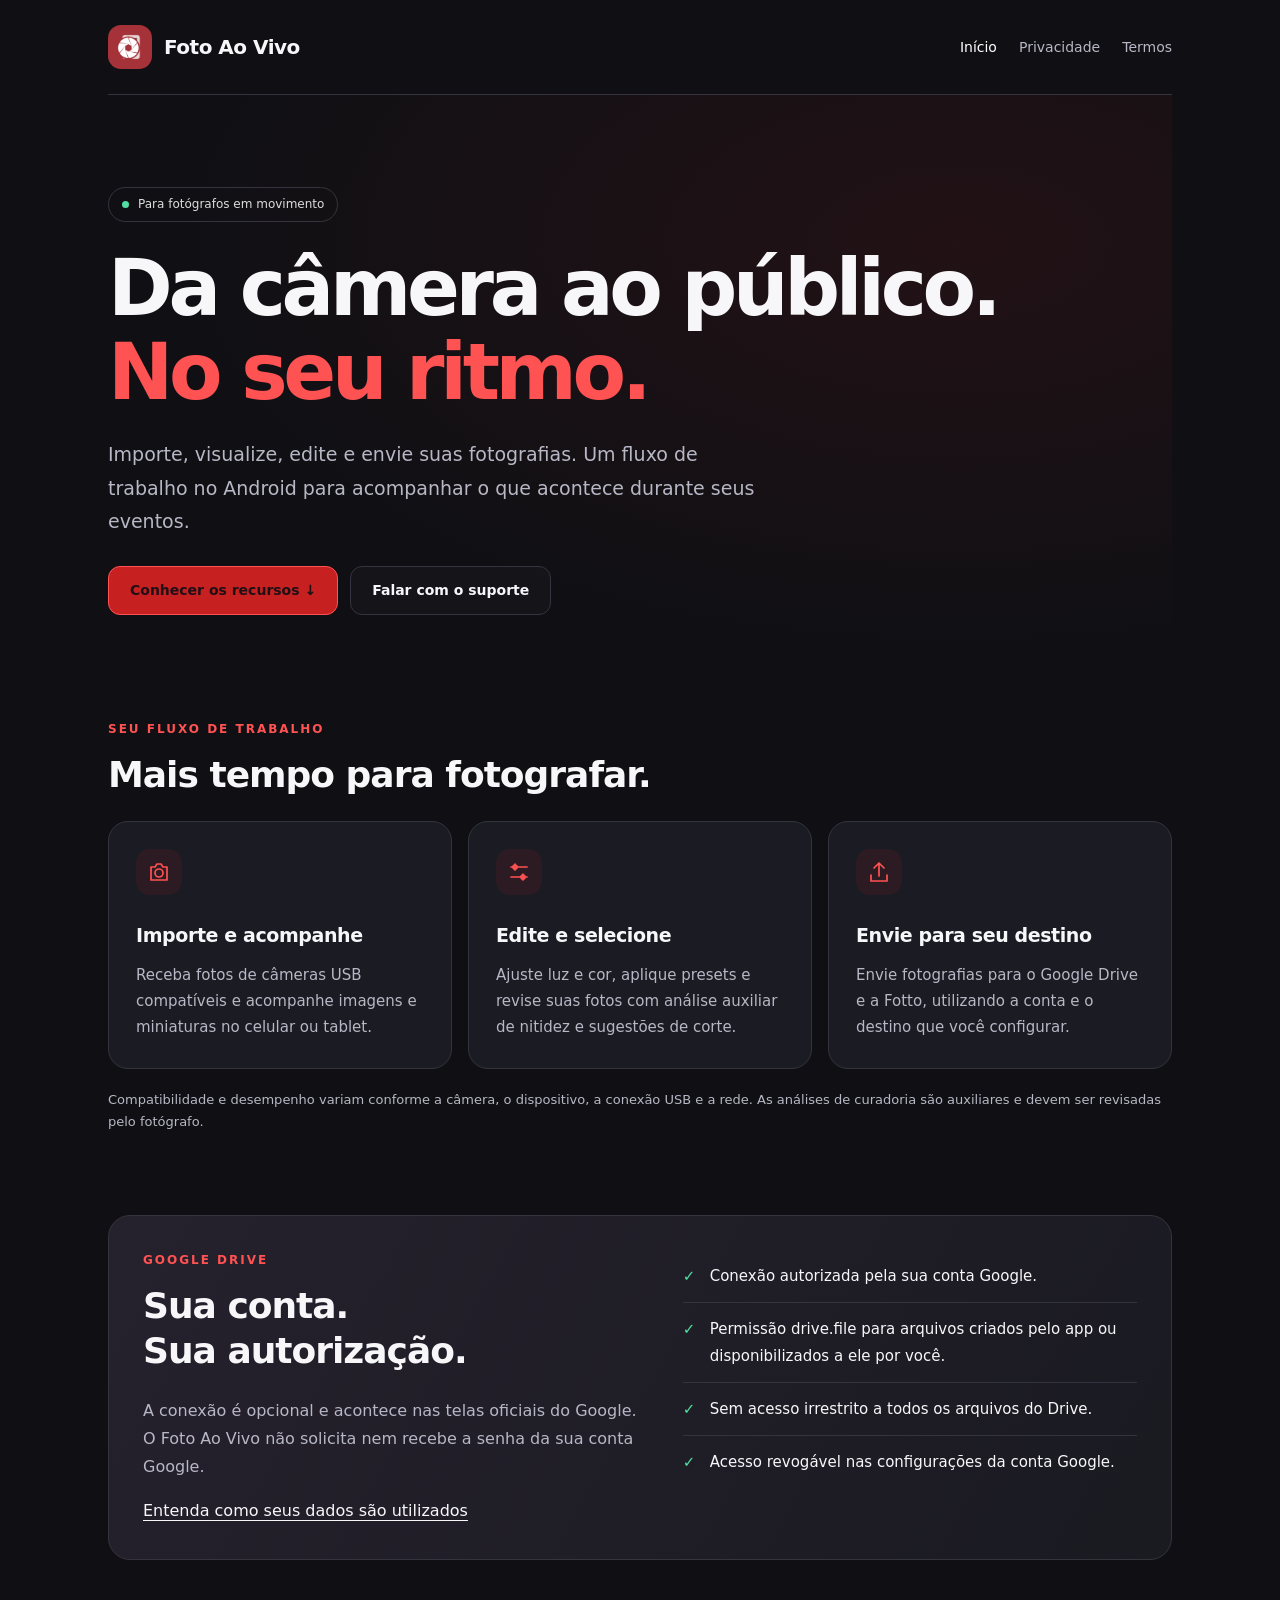
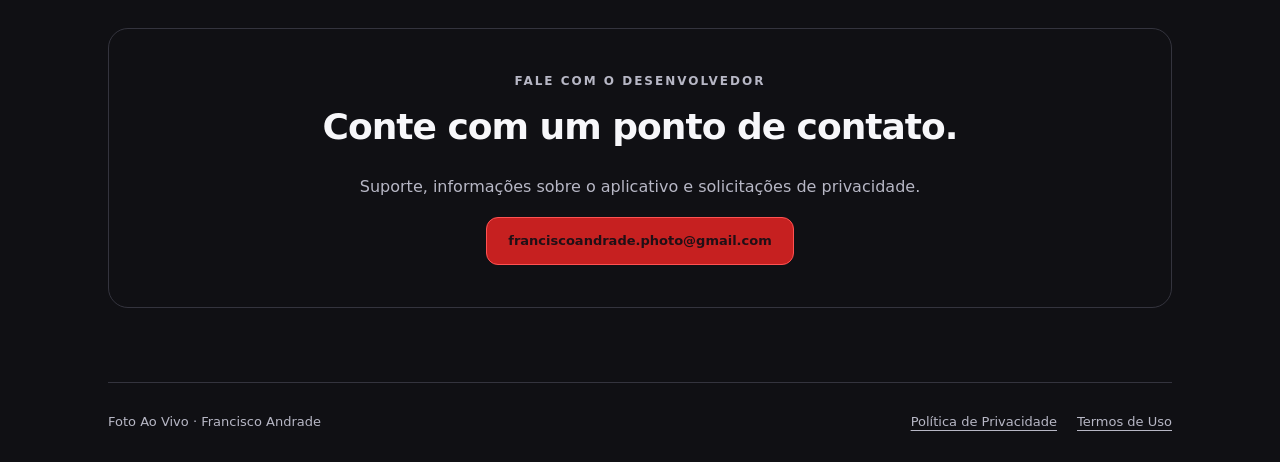
<file: index.html>
<!doctype html><html lang="pt-BR"><head><meta charset="utf-8"><meta name="viewport" content="width=device-width,initial-scale=1"><title>Foto Ao Vivo — Da câmera ao público</title><meta name="description" content="Importação, edição, curadoria e envio de fotografias em dispositivos Android."><meta name="theme-color" content="#101014"><link rel="icon" href="./assets/logo.png"><link rel="stylesheet" href="./assets/style.css"></head><body><a class="skip" href="#conteudo">Pular para o conteúdo</a><div class="wrap"><header><a class="brand" href="./"><img src="./assets/logo.png" width="44" height="44" alt="">Foto Ao Vivo</a><nav aria-label="Navegação principal"><a href="./" aria-current="page">Início</a><a href="./privacidade/">Privacidade</a><a href="./termos/">Termos</a></nav></header><main id="conteudo"><div class="hero"><div class="pill">Para fotógrafos em movimento</div><h1>Da câmera ao público.<br><span>No seu ritmo.</span></h1><p class="lead">Importe, visualize, edite e envie suas fotografias. Um fluxo de trabalho no Android para acompanhar o que acontece durante seus eventos.</p><div class="actions"><a class="button primary" href="#recursos">Conhecer os recursos ↓</a><a class="button" href="#suporte">Falar com o suporte</a></div></div><section id="recursos"><p class="eyebrow">Seu fluxo de trabalho</p><h2>Mais tempo para fotografar.</h2><div class="grid"><article class="card"><div class="icon" aria-hidden="true"><svg viewBox="0 0 24 24"><path d="M4 7h4l2-3h4l2 3h4v13H4z"/><circle cx="12" cy="13" r="4"/></svg></div><h3>Importe e acompanhe</h3><p>Receba fotos de câmeras USB compatíveis e acompanhe imagens e miniaturas no celular ou tablet.</p></article><article class="card"><div class="icon" aria-hidden="true"><svg viewBox="0 0 24 24"><path d="M4 7h16M4 17h16M8 4v6M16 14v6"/><circle cx="8" cy="7" r="2"/><circle cx="16" cy="17" r="2"/></svg></div><h3>Edite e selecione</h3><p>Ajuste luz e cor, aplique presets e revise suas fotos com análise auxiliar de nitidez e sugestões de corte.</p></article><article class="card"><div class="icon" aria-hidden="true"><svg viewBox="0 0 24 24"><path d="M12 16V3m-5 5 5-5 5 5M4 15v6h16v-6"/></svg></div><h3>Envie para seu destino</h3><p>Envie fotografias para o Google Drive e a Fotto, utilizando a conta e o destino que você configurar.</p></article></div><p class="note">Compatibilidade e desempenho variam conforme a câmera, o dispositivo, a conexão USB e a rede. As análises de curadoria são auxiliares e devem ser revisadas pelo fotógrafo.</p></section><section aria-labelledby="drive"><div class="panel"><div><p class="eyebrow">Google Drive</p><h2 id="drive">Sua conta.<br>Sua autorização.</h2><p>A conexão é opcional e acontece nas telas oficiais do Google. O Foto Ao Vivo não solicita nem recebe a senha da sua conta Google.</p><a href="privacidade/">Entenda como seus dados são utilizados</a></div><ul class="checks"><li>Conexão autorizada pela sua conta Google.</li><li>Permissão drive.file para arquivos criados pelo app ou disponibilizados a ele por você.</li><li>Sem acesso irrestrito a todos os arquivos do Drive.</li><li>Acesso revogável nas configurações da conta Google.</li></ul></div></section><section id="suporte"><div class="contact"><p class="eyebrow">Fale com o desenvolvedor</p><h2>Conte com um ponto de contato.</h2><p>Suporte, informações sobre o aplicativo e solicitações de privacidade.</p><a class="button primary contact-email" href="mailto:franciscoandrade.photo@gmail.com">franciscoandrade.photo@gmail.com</a></div></section></main><footer><span>Foto Ao Vivo · Francisco Andrade</span><div><a href="./privacidade/">Política de Privacidade</a><a href="./termos/">Termos de Uso</a></div></footer></div></body></html>
</file>
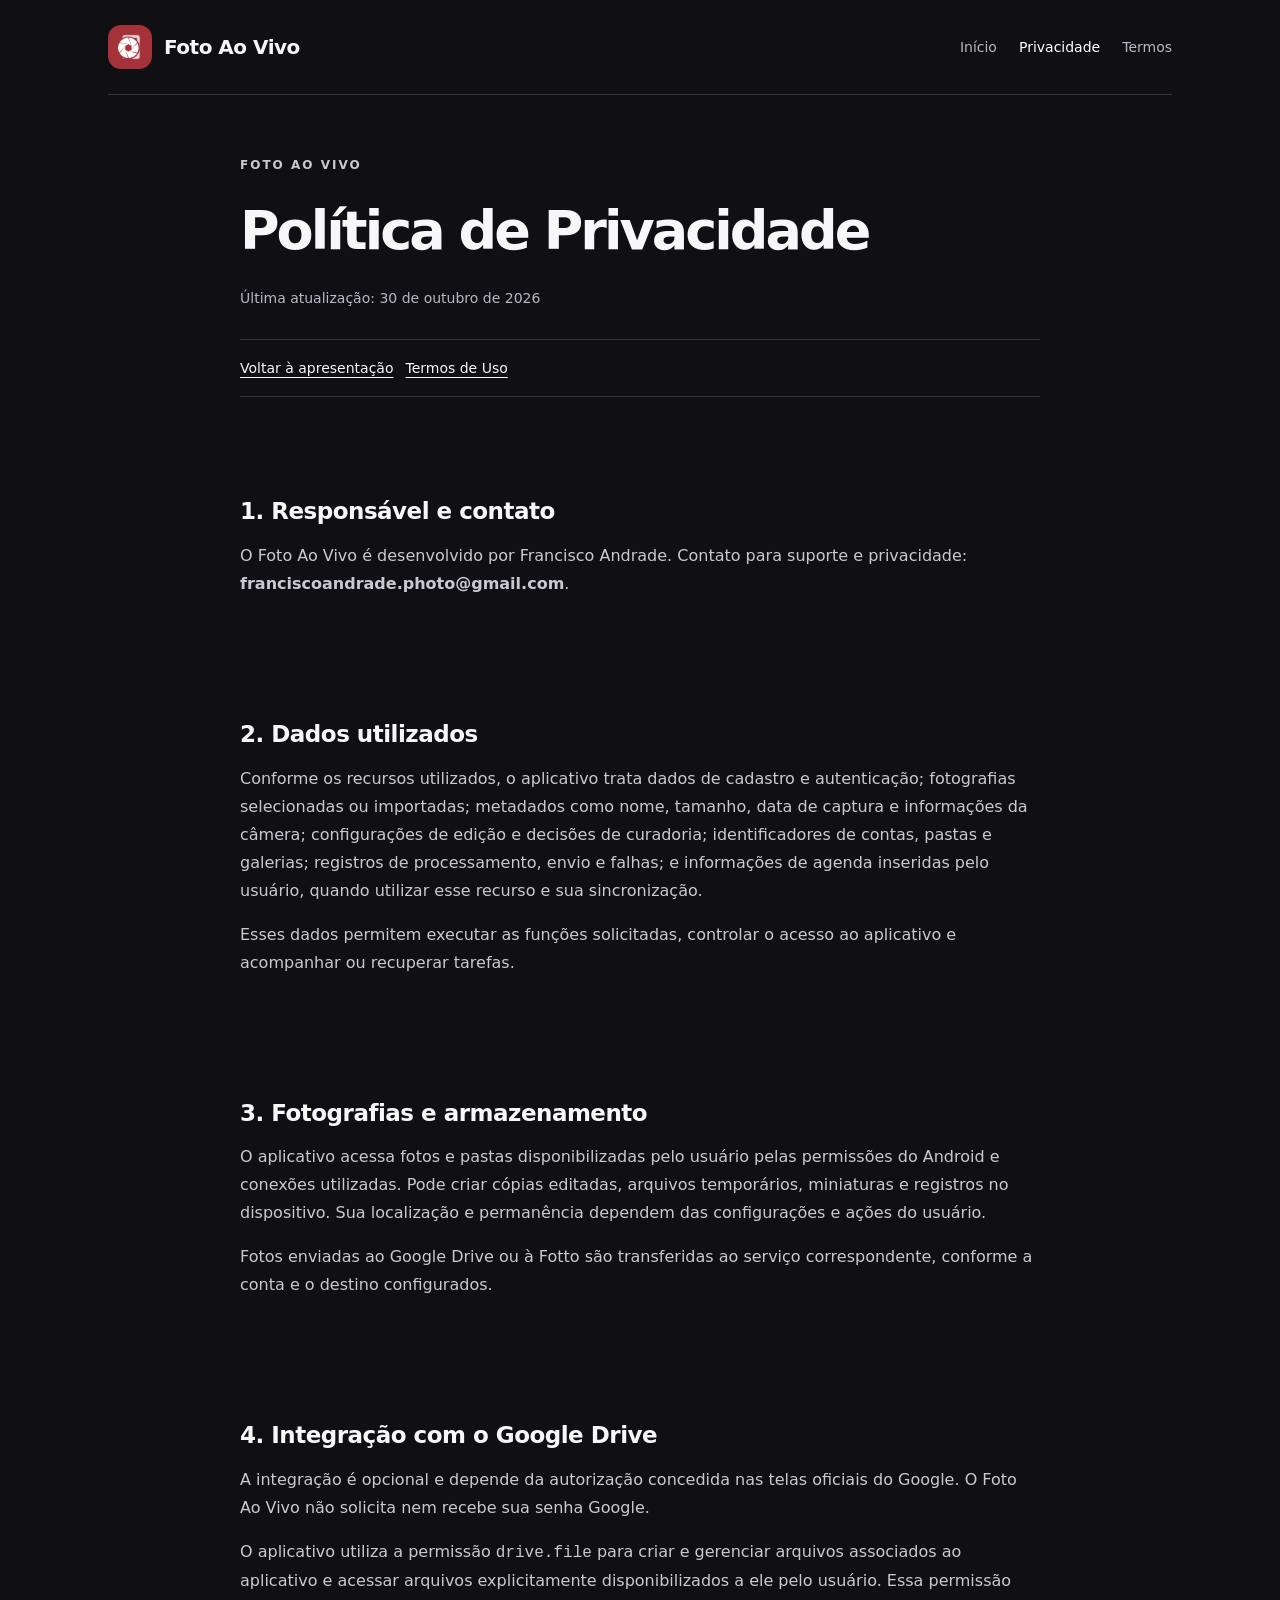
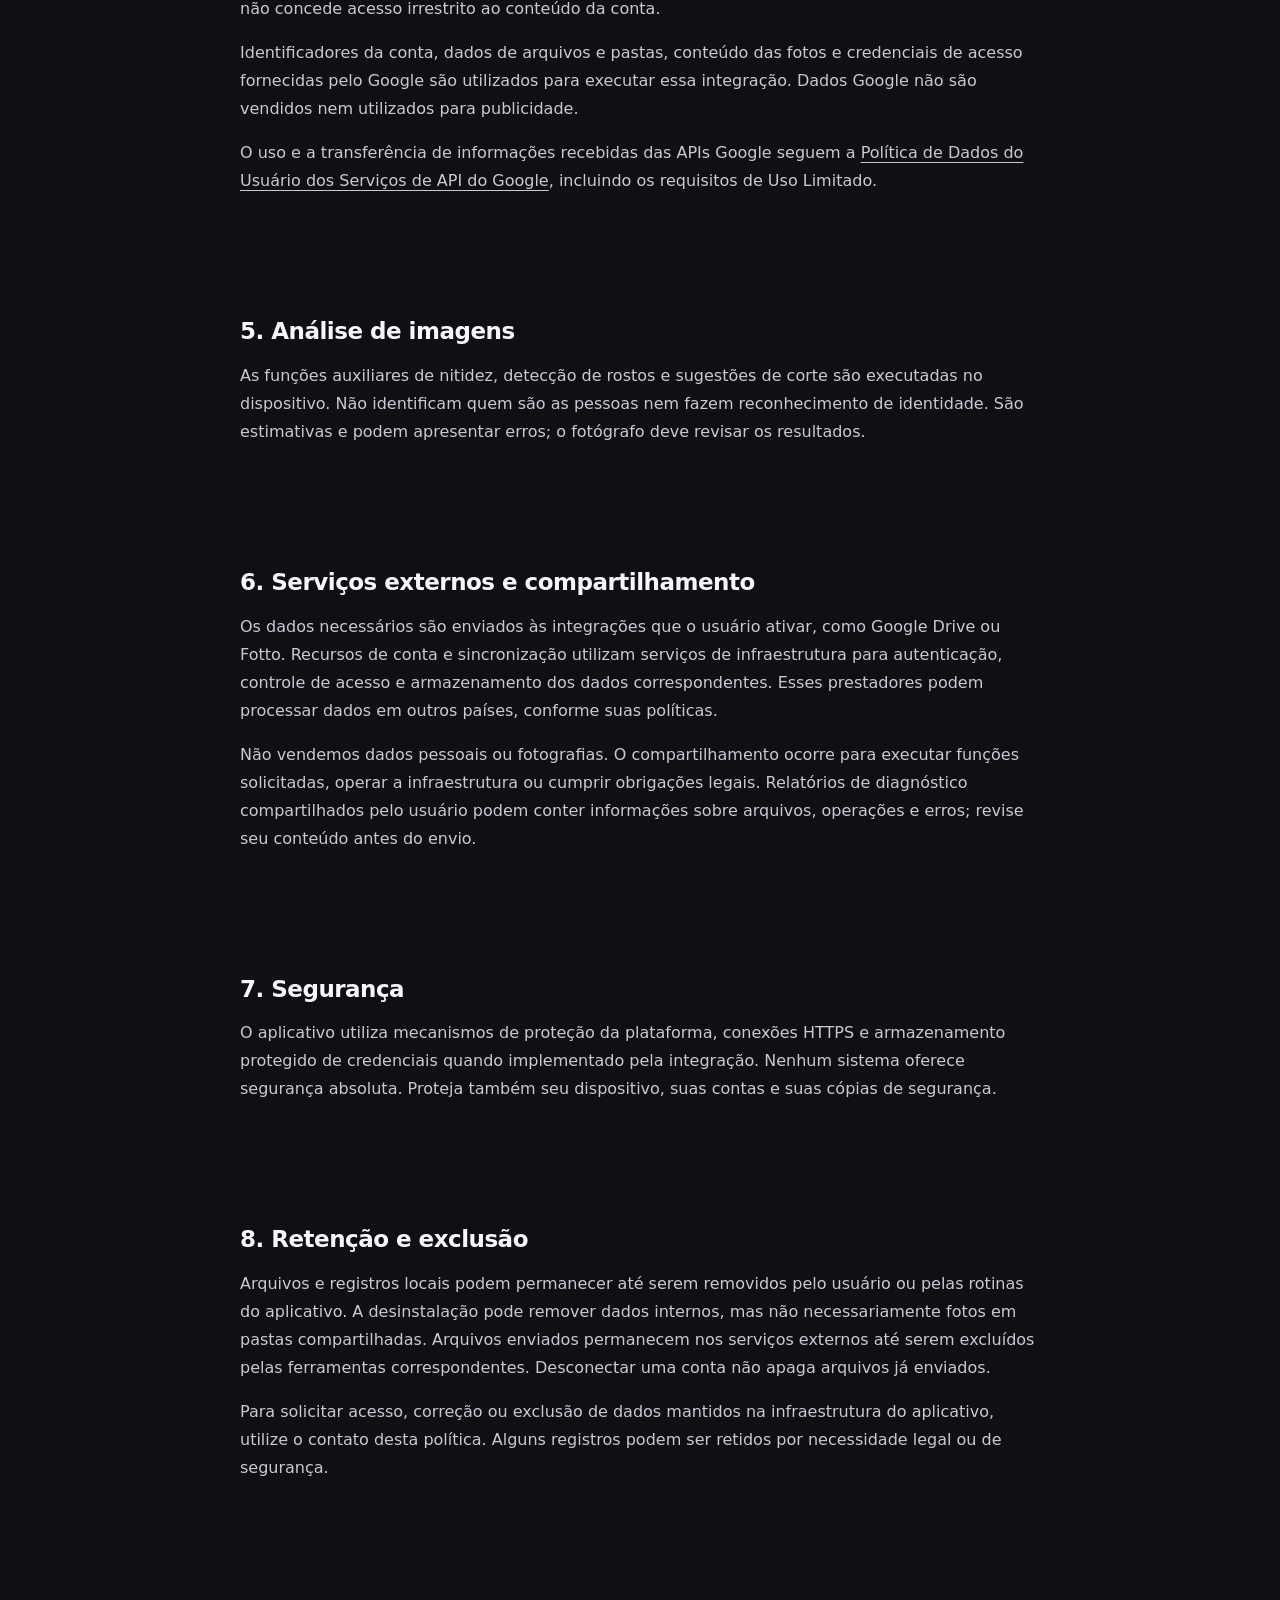
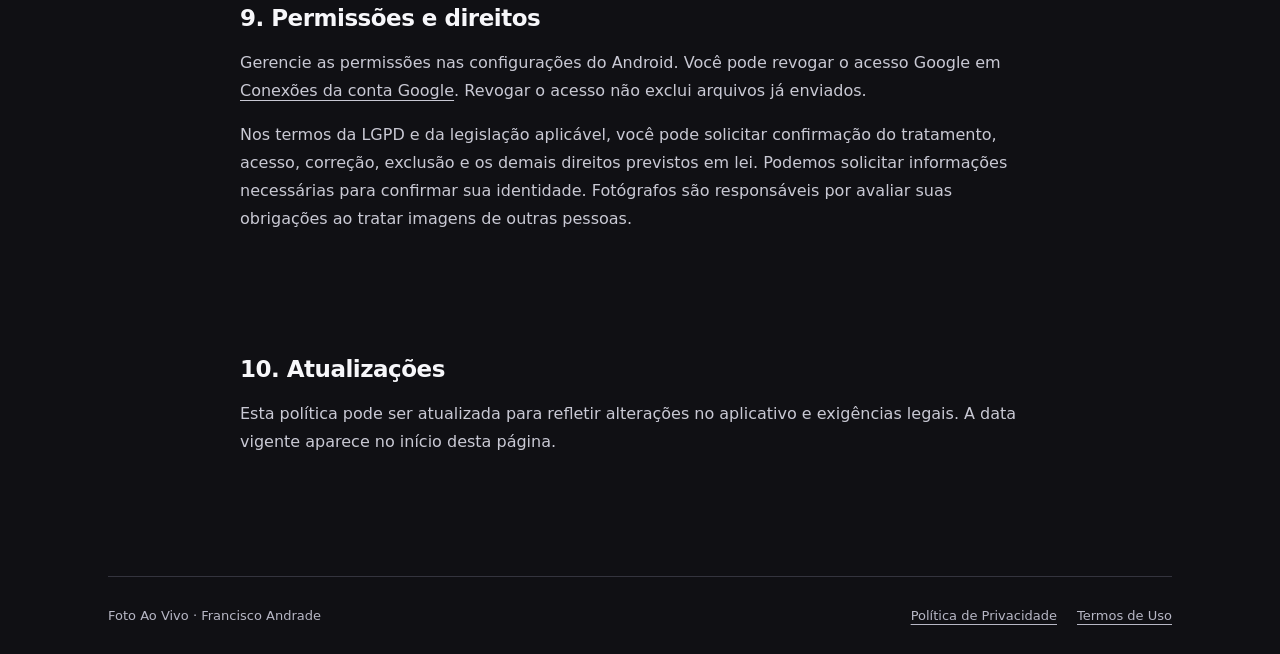
<file: privacidade/index.html>
<!doctype html><html lang="pt-BR"><head><meta charset="utf-8"><meta name="viewport" content="width=device-width,initial-scale=1"><title>Política de Privacidade — Foto Ao Vivo</title><meta name="description" content="Política de Privacidade do aplicativo Foto Ao Vivo."><meta name="theme-color" content="#101014"><link rel="icon" href="../assets/logo.png"><link rel="stylesheet" href="../assets/style.css"></head><body><a class="skip" href="#conteudo">Pular para o conteúdo</a><div class="wrap"><header><a class="brand" href="../"><img src="../assets/logo.png" width="44" height="44" alt="">Foto Ao Vivo</a><nav aria-label="Navegação principal"><a href="../">Início</a><a href="../privacidade/" aria-current="page">Privacidade</a><a href="../termos/">Termos</a></nav></header><main id="conteudo"><article class="legal"><p class="eyebrow">Foto Ao Vivo</p><h1>Política de Privacidade</h1><p class="date">Última atualização: 30 de outubro de 2026</p><div class="contents"><a href="../">Voltar à apresentação</a><a href="../termos/">Termos de Uso</a></div><section aria-labelledby="sec-1"><h2 id="sec-1">1. Responsável e contato</h2><p>O Foto Ao Vivo é desenvolvido por Francisco Andrade. Contato para suporte e privacidade: <strong>franciscoandrade.photo@gmail.com</strong>.</p></section><section aria-labelledby="sec-2"><h2 id="sec-2">2. Dados utilizados</h2><p>Conforme os recursos utilizados, o aplicativo trata dados de cadastro e autenticação; fotografias selecionadas ou importadas; metadados como nome, tamanho, data de captura e informações da câmera; configurações de edição e decisões de curadoria; identificadores de contas, pastas e galerias; registros de processamento, envio e falhas; e informações de agenda inseridas pelo usuário, quando utilizar esse recurso e sua sincronização.</p><p>Esses dados permitem executar as funções solicitadas, controlar o acesso ao aplicativo e acompanhar ou recuperar tarefas.</p></section><section aria-labelledby="sec-3"><h2 id="sec-3">3. Fotografias e armazenamento</h2><p>O aplicativo acessa fotos e pastas disponibilizadas pelo usuário pelas permissões do Android e conexões utilizadas. Pode criar cópias editadas, arquivos temporários, miniaturas e registros no dispositivo. Sua localização e permanência dependem das configurações e ações do usuário.</p><p>Fotos enviadas ao Google Drive ou à Fotto são transferidas ao serviço correspondente, conforme a conta e o destino configurados.</p></section><section aria-labelledby="sec-4"><h2 id="sec-4">4. Integração com o Google Drive</h2><p>A integração é opcional e depende da autorização concedida nas telas oficiais do Google. O Foto Ao Vivo não solicita nem recebe sua senha Google.</p><p>O aplicativo utiliza a permissão <code>drive.file</code> para criar e gerenciar arquivos associados ao aplicativo e acessar arquivos explicitamente disponibilizados a ele pelo usuário. Essa permissão não concede acesso irrestrito ao conteúdo da conta.</p><p>Identificadores da conta, dados de arquivos e pastas, conteúdo das fotos e credenciais de acesso fornecidas pelo Google são utilizados para executar essa integração. Dados Google não são vendidos nem utilizados para publicidade.</p><p>O uso e a transferência de informações recebidas das APIs Google seguem a <a href="https://developers.google.com/terms/api-services-user-data-policy">Política de Dados do Usuário dos Serviços de API do Google</a>, incluindo os requisitos de Uso Limitado.</p></section><section aria-labelledby="sec-5"><h2 id="sec-5">5. Análise de imagens</h2><p>As funções auxiliares de nitidez, detecção de rostos e sugestões de corte são executadas no dispositivo. Não identificam quem são as pessoas nem fazem reconhecimento de identidade. São estimativas e podem apresentar erros; o fotógrafo deve revisar os resultados.</p></section><section aria-labelledby="sec-6"><h2 id="sec-6">6. Serviços externos e compartilhamento</h2><p>Os dados necessários são enviados às integrações que o usuário ativar, como Google Drive ou Fotto. Recursos de conta e sincronização utilizam serviços de infraestrutura para autenticação, controle de acesso e armazenamento dos dados correspondentes. Esses prestadores podem processar dados em outros países, conforme suas políticas.</p><p>Não vendemos dados pessoais ou fotografias. O compartilhamento ocorre para executar funções solicitadas, operar a infraestrutura ou cumprir obrigações legais. Relatórios de diagnóstico compartilhados pelo usuário podem conter informações sobre arquivos, operações e erros; revise seu conteúdo antes do envio.</p></section><section aria-labelledby="sec-7"><h2 id="sec-7">7. Segurança</h2><p>O aplicativo utiliza mecanismos de proteção da plataforma, conexões HTTPS e armazenamento protegido de credenciais quando implementado pela integração. Nenhum sistema oferece segurança absoluta. Proteja também seu dispositivo, suas contas e suas cópias de segurança.</p></section><section aria-labelledby="sec-8"><h2 id="sec-8">8. Retenção e exclusão</h2><p>Arquivos e registros locais podem permanecer até serem removidos pelo usuário ou pelas rotinas do aplicativo. A desinstalação pode remover dados internos, mas não necessariamente fotos em pastas compartilhadas. Arquivos enviados permanecem nos serviços externos até serem excluídos pelas ferramentas correspondentes. Desconectar uma conta não apaga arquivos já enviados.</p><p>Para solicitar acesso, correção ou exclusão de dados mantidos na infraestrutura do aplicativo, utilize o contato desta política. Alguns registros podem ser retidos por necessidade legal ou de segurança.</p></section><section aria-labelledby="sec-9"><h2 id="sec-9">9. Permissões e direitos</h2><p>Gerencie as permissões nas configurações do Android. Você pode revogar o acesso Google em <a href="https://myaccount.google.com/connections">Conexões da conta Google</a>. Revogar o acesso não exclui arquivos já enviados.</p><p>Nos termos da LGPD e da legislação aplicável, você pode solicitar confirmação do tratamento, acesso, correção, exclusão e os demais direitos previstos em lei. Podemos solicitar informações necessárias para confirmar sua identidade. Fotógrafos são responsáveis por avaliar suas obrigações ao tratar imagens de outras pessoas.</p></section><section aria-labelledby="sec-10"><h2 id="sec-10">10. Atualizações</h2><p>Esta política pode ser atualizada para refletir alterações no aplicativo e exigências legais. A data vigente aparece no início desta página.</p></section></article></main><footer><span>Foto Ao Vivo · Francisco Andrade</span><div><a href="../privacidade/">Política de Privacidade</a><a href="../termos/">Termos de Uso</a></div></footer></div></body></html>
</file>
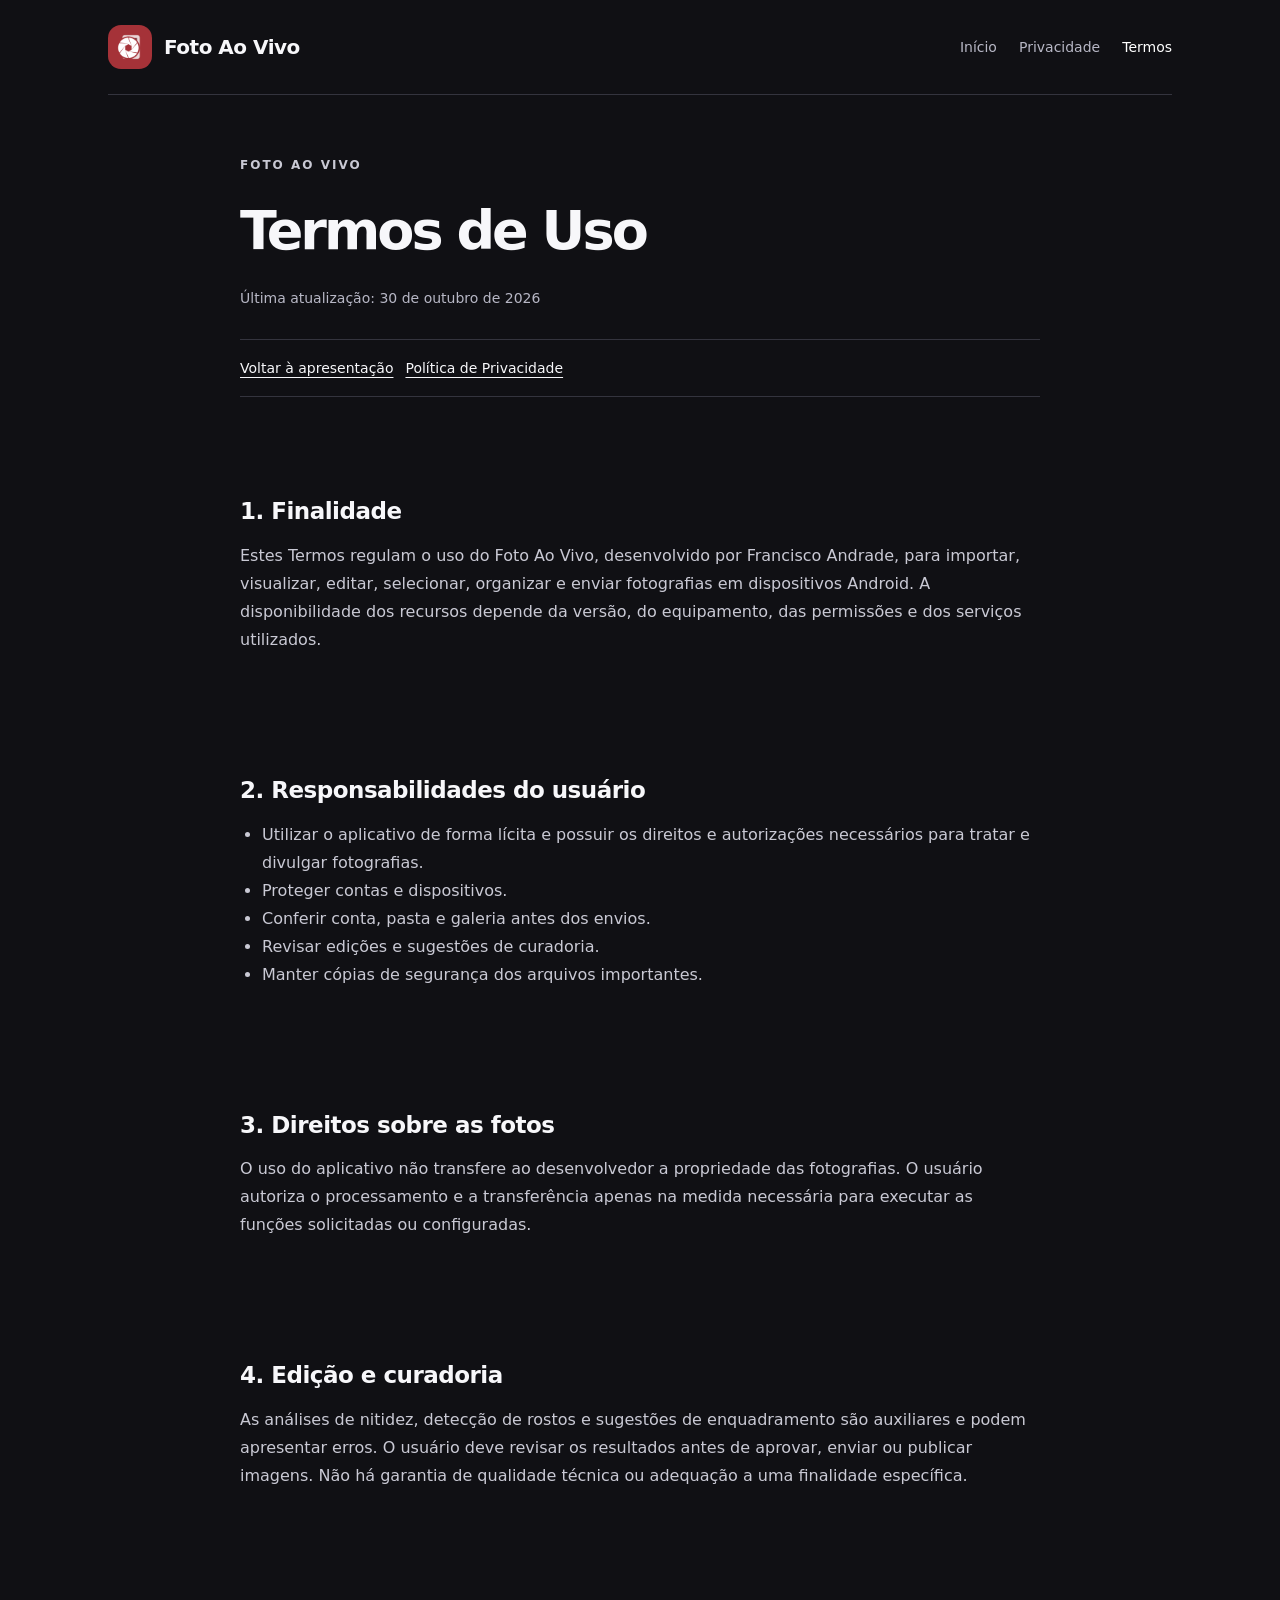
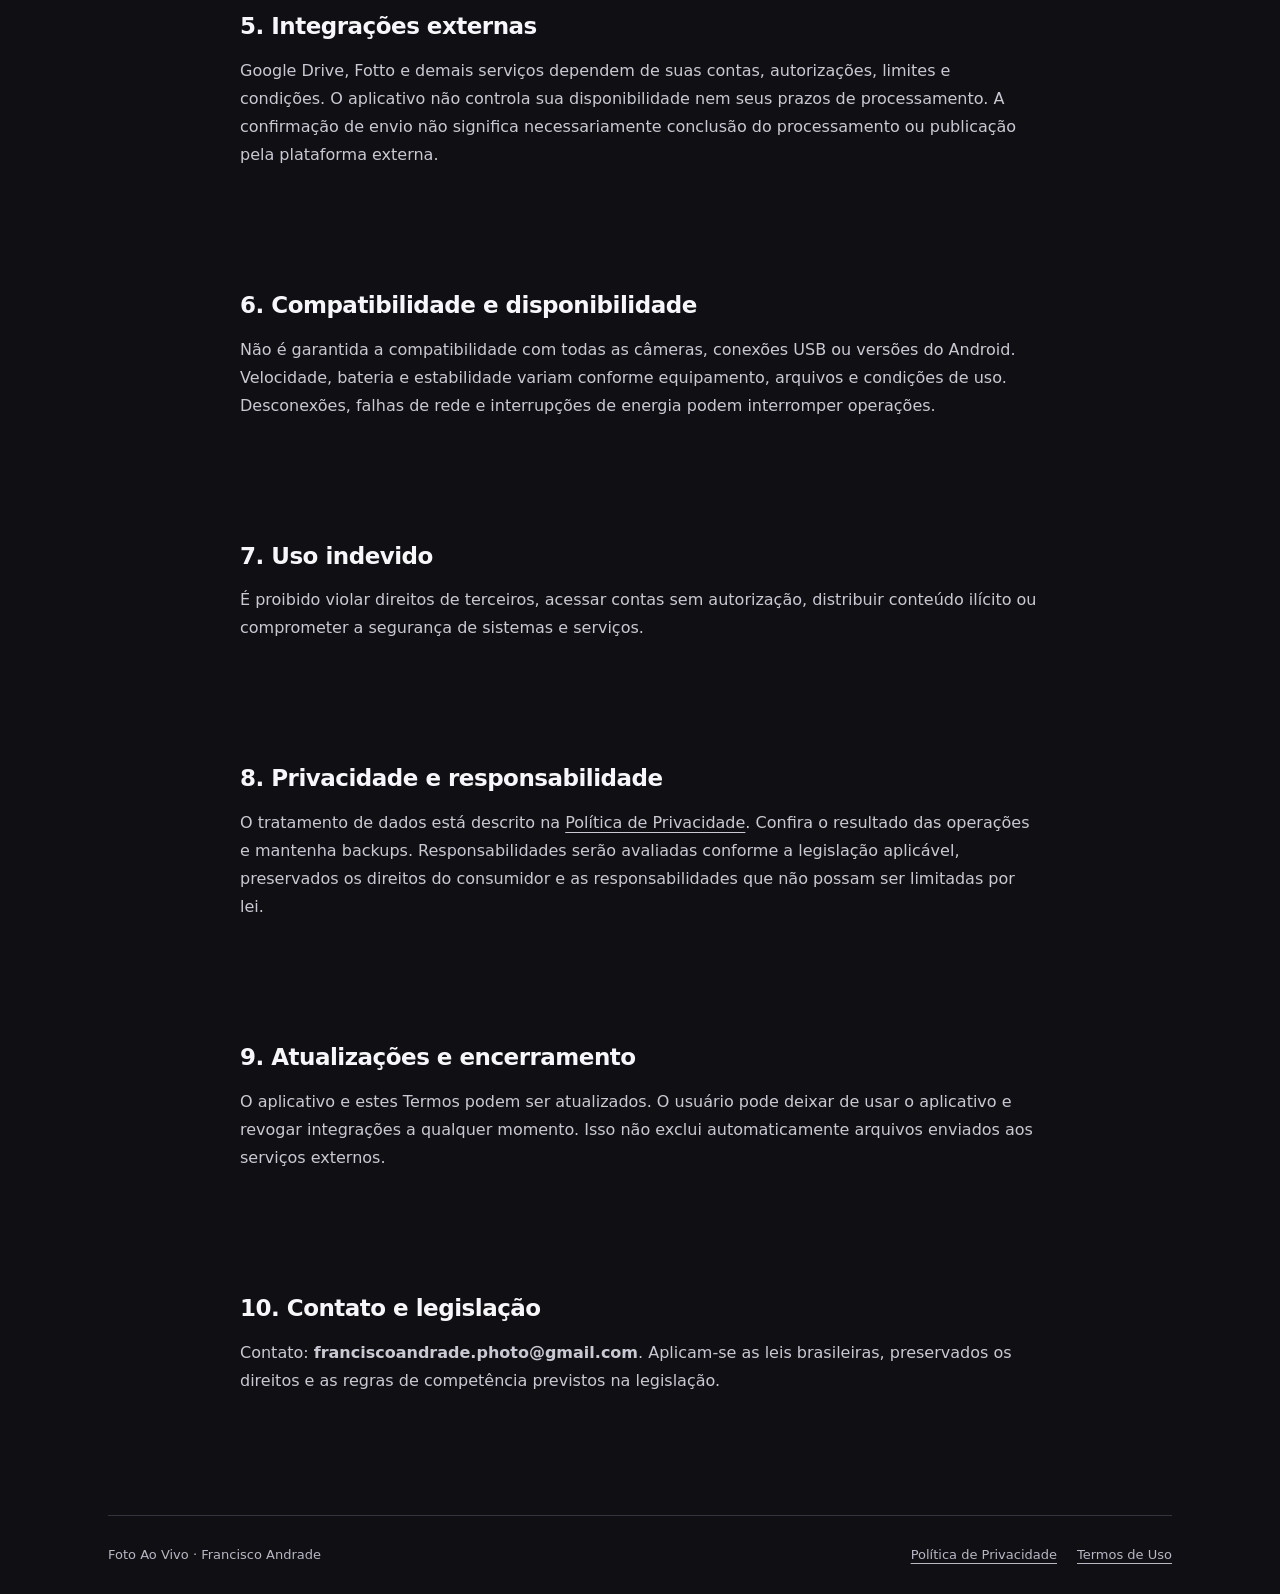
<file: termos/index.html>
<!doctype html><html lang="pt-BR"><head><meta charset="utf-8"><meta name="viewport" content="width=device-width,initial-scale=1"><title>Termos de Uso — Foto Ao Vivo</title><meta name="description" content="Termos de Uso do aplicativo Foto Ao Vivo."><meta name="theme-color" content="#101014"><link rel="icon" href="../assets/logo.png"><link rel="stylesheet" href="../assets/style.css"></head><body><a class="skip" href="#conteudo">Pular para o conteúdo</a><div class="wrap"><header><a class="brand" href="../"><img src="../assets/logo.png" width="44" height="44" alt="">Foto Ao Vivo</a><nav aria-label="Navegação principal"><a href="../">Início</a><a href="../privacidade/">Privacidade</a><a href="../termos/" aria-current="page">Termos</a></nav></header><main id="conteudo"><article class="legal"><p class="eyebrow">Foto Ao Vivo</p><h1>Termos de Uso</h1><p class="date">Última atualização: 30 de outubro de 2026</p><div class="contents"><a href="../">Voltar à apresentação</a><a href="../privacidade/">Política de Privacidade</a></div><section aria-labelledby="sec-1"><h2 id="sec-1">1. Finalidade</h2><p>Estes Termos regulam o uso do Foto Ao Vivo, desenvolvido por Francisco Andrade, para importar, visualizar, editar, selecionar, organizar e enviar fotografias em dispositivos Android. A disponibilidade dos recursos depende da versão, do equipamento, das permissões e dos serviços utilizados.</p></section><section aria-labelledby="sec-2"><h2 id="sec-2">2. Responsabilidades do usuário</h2><ul><li>Utilizar o aplicativo de forma lícita e possuir os direitos e autorizações necessários para tratar e divulgar fotografias.</li><li>Proteger contas e dispositivos.</li><li>Conferir conta, pasta e galeria antes dos envios.</li><li>Revisar edições e sugestões de curadoria.</li><li>Manter cópias de segurança dos arquivos importantes.</li></ul></section><section aria-labelledby="sec-3"><h2 id="sec-3">3. Direitos sobre as fotos</h2><p>O uso do aplicativo não transfere ao desenvolvedor a propriedade das fotografias. O usuário autoriza o processamento e a transferência apenas na medida necessária para executar as funções solicitadas ou configuradas.</p></section><section aria-labelledby="sec-4"><h2 id="sec-4">4. Edição e curadoria</h2><p>As análises de nitidez, detecção de rostos e sugestões de enquadramento são auxiliares e podem apresentar erros. O usuário deve revisar os resultados antes de aprovar, enviar ou publicar imagens. Não há garantia de qualidade técnica ou adequação a uma finalidade específica.</p></section><section aria-labelledby="sec-5"><h2 id="sec-5">5. Integrações externas</h2><p>Google Drive, Fotto e demais serviços dependem de suas contas, autorizações, limites e condições. O aplicativo não controla sua disponibilidade nem seus prazos de processamento. A confirmação de envio não significa necessariamente conclusão do processamento ou publicação pela plataforma externa.</p></section><section aria-labelledby="sec-6"><h2 id="sec-6">6. Compatibilidade e disponibilidade</h2><p>Não é garantida a compatibilidade com todas as câmeras, conexões USB ou versões do Android. Velocidade, bateria e estabilidade variam conforme equipamento, arquivos e condições de uso. Desconexões, falhas de rede e interrupções de energia podem interromper operações.</p></section><section aria-labelledby="sec-7"><h2 id="sec-7">7. Uso indevido</h2><p>É proibido violar direitos de terceiros, acessar contas sem autorização, distribuir conteúdo ilícito ou comprometer a segurança de sistemas e serviços.</p></section><section aria-labelledby="sec-8"><h2 id="sec-8">8. Privacidade e responsabilidade</h2><p>O tratamento de dados está descrito na <a href="../privacidade/">Política de Privacidade</a>. Confira o resultado das operações e mantenha backups. Responsabilidades serão avaliadas conforme a legislação aplicável, preservados os direitos do consumidor e as responsabilidades que não possam ser limitadas por lei.</p></section><section aria-labelledby="sec-9"><h2 id="sec-9">9. Atualizações e encerramento</h2><p>O aplicativo e estes Termos podem ser atualizados. O usuário pode deixar de usar o aplicativo e revogar integrações a qualquer momento. Isso não exclui automaticamente arquivos enviados aos serviços externos.</p></section><section aria-labelledby="sec-10"><h2 id="sec-10">10. Contato e legislação</h2><p>Contato: <strong>franciscoandrade.photo@gmail.com</strong>. Aplicam-se as leis brasileiras, preservados os direitos e as regras de competência previstos na legislação.</p></section></article></main><footer><span>Foto Ao Vivo · Francisco Andrade</span><div><a href="../privacidade/">Política de Privacidade</a><a href="../termos/">Termos de Uso</a></div></footer></div></body></html>
</file>
<file: assets/style.css>
:root{color-scheme:dark;--bg:#101014;--card:#1b1b23;--muted:#b7b7c5;--text:#f7f7fa;--accent:#c62020;--accent-text:#ff5252;--line:#34343e}*{box-sizing:border-box}html{scroll-behavior:smooth;scroll-padding-top:24px}body{margin:0;background:var(--bg);color:var(--text);font:16px/1.75 system-ui,-apple-system,BlinkMacSystemFont,"Segoe UI",sans-serif}a{color:inherit;text-underline-offset:4px}a:focus-visible{outline:3px solid #fff;outline-offset:5px}.wrap{max-width:1120px;margin:auto;padding:0 28px}.skip{position:absolute;left:16px;top:-100px;background:#fff;color:#111;padding:12px;z-index:2}.skip:focus{top:12px}header{display:flex;align-items:center;justify-content:space-between;gap:24px;padding:25px 0;border-bottom:1px solid var(--line)}.brand{display:flex;align-items:center;gap:12px;text-decoration:none;font-weight:800;font-size:20px;letter-spacing:-.5px}.brand img{width:44px;height:44px;border-radius:13px}nav{display:flex;flex-wrap:wrap;gap:22px;font-size:14px;color:var(--muted)}nav a{text-decoration:none}nav a:hover,nav a[aria-current=page]{color:#fff}.hero{padding:92px 0 70px;background:radial-gradient(ellipse at 80% 25%,#c6202019,transparent 65%)}.pill{display:inline-flex;align-items:center;gap:9px;border:1px solid var(--line);border-radius:30px;padding:6px 13px;font-size:12px;color:#ddd}.pill:before{content:"";width:7px;height:7px;background:#54dda2;border-radius:50%}h1{font-size:clamp(42px,7vw,78px);line-height:1.08;letter-spacing:-.055em;margin:24px 0}h1 span{color:var(--accent-text)}.lead{font-size:19px;color:var(--muted);max-width:670px}.actions{display:flex;flex-wrap:wrap;gap:12px;margin-top:28px}.button{display:inline-flex;align-items:center;justify-content:center;min-height:48px;padding:11px 21px;border:1px solid var(--line);border-radius:12px;text-decoration:none;font-size:14px;font-weight:700;background:#ffffff05}.primary{background:var(--accent);color:#201016;border-color:var(--accent-text)}section{padding:34px 0}.eyebrow{font-size:12px;text-transform:uppercase;letter-spacing:2px;font-weight:750;color:var(--accent-text);margin:0 0 12px}h2{font-size:clamp(26px,4vw,36px);line-height:1.25;letter-spacing:-1px;margin:0 0 24px}h3{font-size:19px;letter-spacing:-.4px;margin:0 0 10px}.grid{display:grid;grid-template-columns:repeat(3,1fr);gap:16px}.card{border:1px solid var(--line);background:var(--card);border-radius:20px;padding:27px}.card p{color:var(--muted);font-size:15px;margin:0}.icon{width:46px;height:46px;border-radius:14px;background:#c620201a;color:var(--accent-text);display:grid;place-items:center;margin-bottom:24px}.icon svg{width:24px;height:24px;fill:none;stroke:currentColor;stroke-width:1.7;stroke-linecap:round;stroke-linejoin:round}.note{color:var(--muted);font-size:13px;margin-top:20px}.panel{background:linear-gradient(120deg,#25212d,#1a1a21);border:1px solid var(--line);border-radius:22px;padding:34px;display:grid;grid-template-columns:1.1fr 1fr;gap:40px}.panel p{color:var(--muted)}.panel .eyebrow{color:var(--accent-text)}.checks{padding:0;margin:0;list-style:none}.checks li{padding:13px 0 13px 27px;position:relative;border-bottom:1px solid var(--line);font-size:15px}.checks li:before{content:"✓";position:absolute;left:0;color:#54dda2}.checks li:last-child{border:0}.contact{text-align:center;padding:42px 24px;border:1px solid var(--line);border-radius:20px}.contact p{color:var(--muted)}footer{border-top:1px solid var(--line);padding:28px 0;margin-top:40px;display:flex;justify-content:space-between;gap:24px;flex-wrap:wrap;color:var(--muted);font-size:13px}footer div{display:flex;gap:20px;flex-wrap:wrap}.legal{max-width:800px;margin:0 auto;padding:60px 0 30px}.legal h1{font-size:clamp(36px,6vw,54px);line-height:1.15}.legal h2{font-size:23px;margin-top:38px;margin-bottom:12px;letter-spacing:-.5px}.legal p,.legal li{color:#c9c9d4}.legal .date{color:var(--muted);font-size:14px}.legal a{overflow-wrap:anywhere}.legal ul{padding-left:22px}.contents{display:flex;gap:12px;flex-wrap:wrap;border-block:1px solid var(--line);padding:16px 0;margin:28px 0;font-size:14px}.contact-email{overflow-wrap:anywhere}@media(max-width:760px){.wrap{padding:0 20px}header{align-items:flex-start;flex-direction:column;gap:16px}nav{gap:18px}.hero{padding:55px 0 35px}.lead{font-size:17px}.grid,.panel{grid-template-columns:1fr}.panel{gap:16px;padding:25px}.legal{padding-top:35px}}@media(prefers-reduced-motion:reduce){html{scroll-behavior:auto}}

.contact .button{font-size:13px;max-width:100%}

.button.primary:hover{background:#a81b1b;border-color:#a81b1b}
</file>
